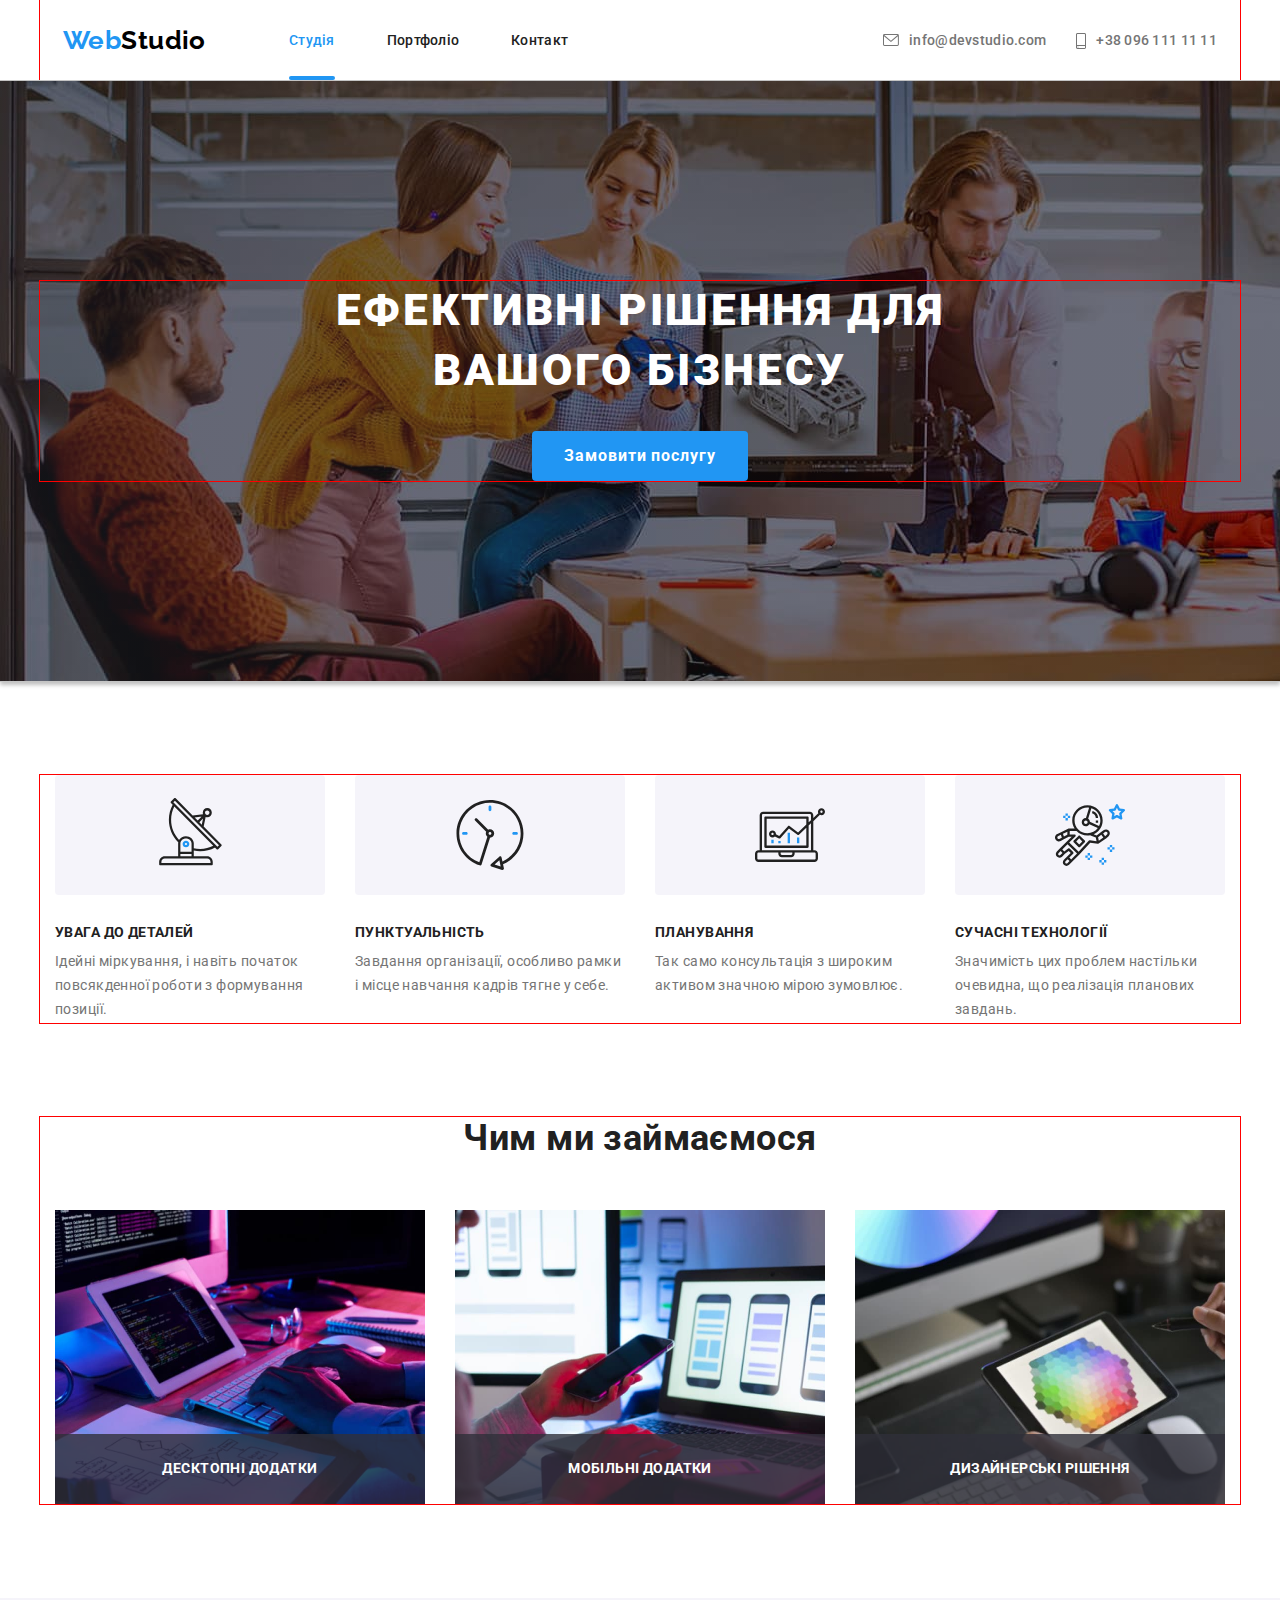
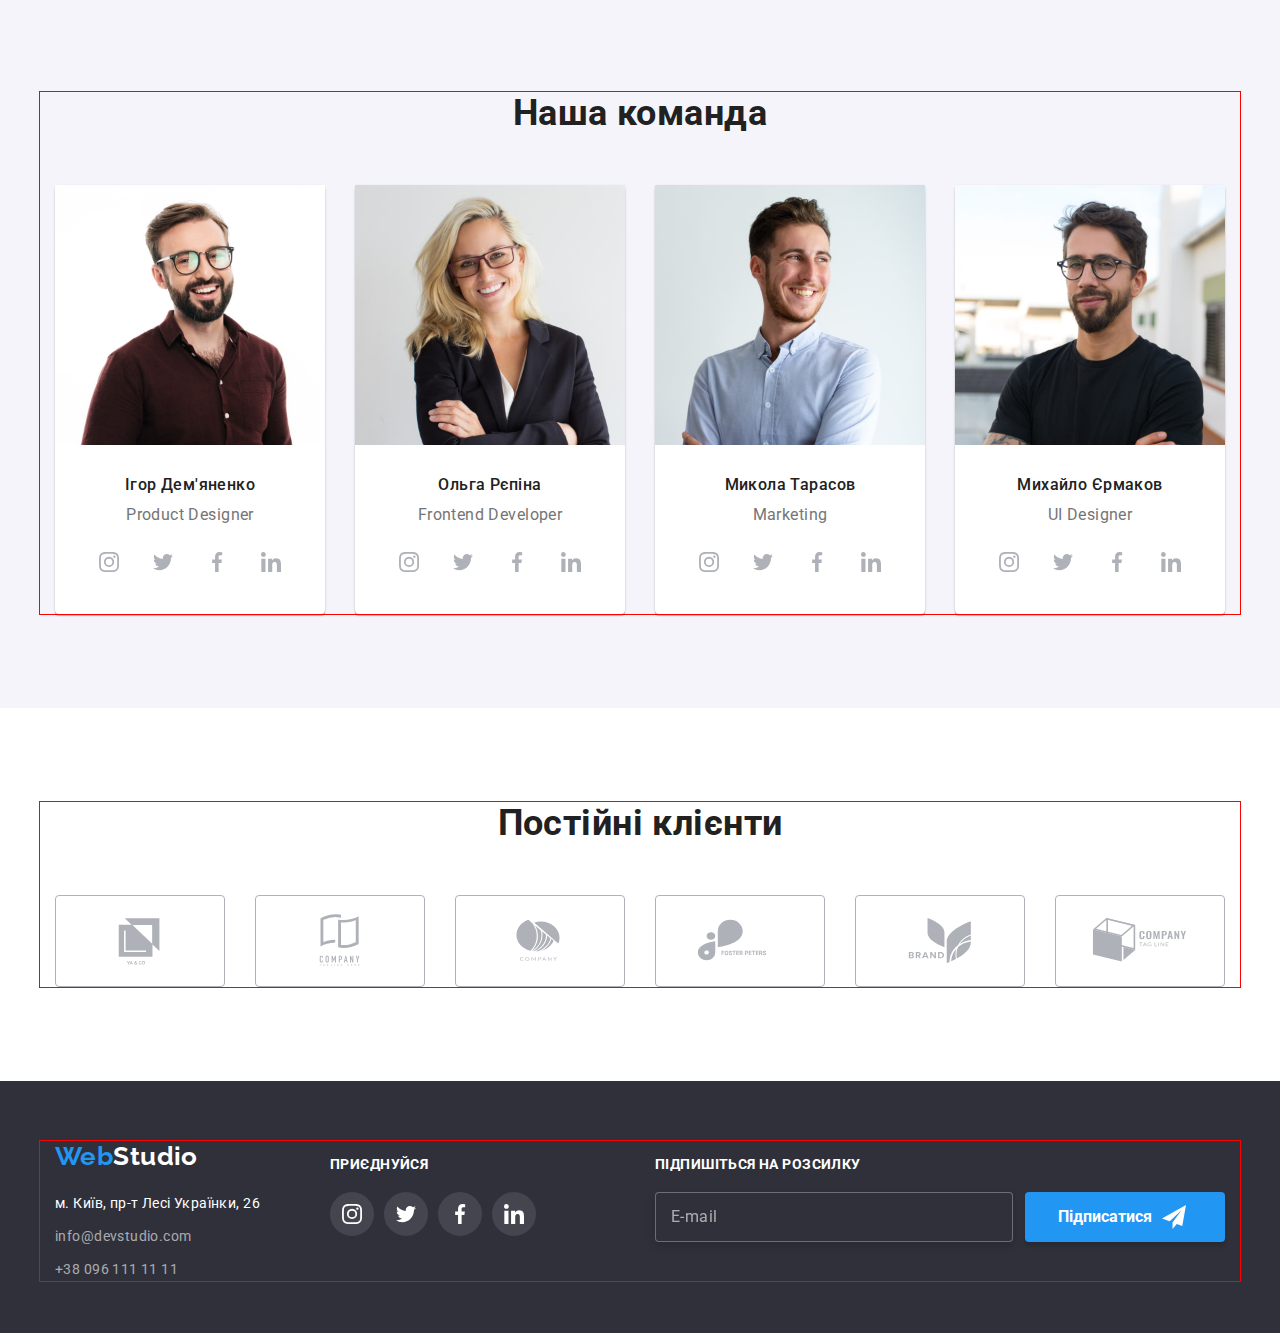
<file: index.html>
<!DOCTYPE html>
<html lang="en">
  <head>
    <meta charset="UTF-8">
    <meta http-equiv="X-UA-Compatible" content="IE=edge">
    <meta name="viewport" content="width=device-width, initial-scale=1.0">
    <link rel="preconnect" href="https://fonts.googleapis.com"> 
    <link rel="preconnect" href="https://fonts.gstatic.com" crossorigin> 
    <link href="https://fonts.googleapis.com/css2?family=Raleway:wght@700&family=Roboto:wght@400;500;700&display=swap" rel="stylesheet">
    <link rel="stylesheet" href="https://cdnjs.cloudflare.com/ajax/libs/modern-normalize/1.1.0/modern-normalize.min.css" integrity="sha512-wpPYUAdjBVSE4KJnH1VR1HeZfpl1ub8YT/NKx4PuQ5NmX2tKuGu6U/JRp5y+Y8XG2tV+wKQpNHVUX03MfMFn9Q==" crossorigin="anonymous" referrerpolicy="no-referrer" />
    <link rel="stylesheet" href="./css/main.min.css" />
    <title>Студія</title>
</head>
<body>
    <!--header-->  
    <header class="header">
      <div class="container header__wrap">
        <a class="logo" href="./index.html">Web<span class="logo__accent--header">Studio</span></a>
          <nav class="site-nav">    
            <ul class="nav">
            <li class="nav__item"><a href="./index.html" class="link curent under-link">Студія</a>
            </li>
            <li class="nav__item"><a href="./portfolio.html" class="link bottom">Портфоліо</a> 
            </li>
            <li class="nav__item"><a href="./contact.html" class="link bottom">Контакт</a>
            </li>
            </ul>
          </nav>
            <ul class="auth-nav">
              <li class="item__contact--mail">
                <a href="mailto:info@devstudio.com" class="contact link__mail">
                  <svg class="envelope">
                    <use class="env" href="./images/icons.svg#envelope" width="16px" height="12px"></use>
                  </svg>info@devstudio.com</a>
              </li>
              <li class="item__contact--tel">
                <a href="tel:+380961111111" class="contact link__tel">
                  <svg class="smartphone">
                    <use class="smartph" href="./images/icons.svg#smartphone" width="10px" height="16px"></use>
                  </svg>+38 096 111 11 11</a>
              </li>
            </ul>
      </div>
    </header>
    <!--main-->
    <main>
        <!--main content-->
      <section class="hero overlay">
        <div class="container hero__wrap">
          <h1 class="hero__title">Ефективні рішення для вашого бізнесу</h1>
        <!--main button-->
          <button data-modal-open type="button" class="big__button">
            Замовити послугу
          </button>
        </div>
      </section>
      <!--about-->
      <section class="about">
        <div class="container">
        <h2  class="hiden-title">Акценти у роботі</h2>
          <ul class="benefits">
            <li class="wrap text__wrap item__antena">
              <h3 class="title">УВАГА ДО ДЕТАЛЕЙ</h3>
              <p class="text">Ідейні міркування, і навіть початок повсякденної роботи з формування позиції.</p>
            </li>
            <li class="wrap text__wrap  item__clock">
              <h3 class="title">ПУНКТУАЛЬНІСТЬ</h3>
              <p class="text">Завдання організації, особливо рамки і місце навчання кадрів тягне у себе.</p>
            </li>
            <li class="wrap text__wrap  item__diagram">
              <h3 class="title">ПЛАНУВАННЯ</h3>
              <p class="text">Так само консультація з широким активом значною мірою зумовлює.</p>
            </li>
            <li class="wrap text__wrap  item__astronaut">
              <h3 class="title">СУЧАСНІ ТЕХНОЛОГІЇ</h3>
              <p class="text">Значимість цих проблем настільки очевидна, що реалізація планових завдань.</p>
            </li>
          </ul>
        </div> 
      </section>
      <!--activity-->
      <section class="activity"> 
        <div class="container">
          <h2 class="section__title title-title">Чим ми займаємося</h2>
            <ul class="activity__items">             
            <li class="activity__item">
              <div>
                <img src="./images/picture-1.jpg" 
                alt="image computer" width="370" height="294"/>
                <div class="activity__wrap">
                  <p class="activity-top-text">Десктопні додатки</p>
                </div>
              </div>
            </li>
            <li class="activity__item">
              <div>
                <img src="./images/picture-2.jpg" 
                alt="image computer" width="370" height="294"/>
                <div class="activity__wrap">
                  <p class="activity-top-text">Мобільні додатки</p>
                </div>
              </div>
            </li>
            <li class="activity__item">
              <div>
                <img src="./images/picture-3.jpg" 
                alt="image computer" width="370" height="294"/>
                <div class="activity__wrap">
                  <p class="activity-top-text">Дизайнерські рішення</p>
                </div>
              </div>
            </li>
            </ul>
        </div> 
      </section>
      <!--team-->
      <section class="team">
        <div class="container team-wrap">
          <h2 class="section__title title-title">Наша команда</h2>
          <!--specialists-->
          <ul class="team-cards"> 
              <!--card1-->
              <li class="card">
                <div class="card__box">                             
                    <img
                      class="card__image"
                      src="./images/photo-1.jpg"
                      alt="image specialist" width="270"
                      /> 
                  <div class="card__title"><h3 class="card__name">Ігор Дем'яненко</h3>   
                      <p class="card__description">Product Designer</p>
                  </div>
                  <div class="card__links soc">
                    <ul class=" soc__lists">
                      <li class="soc__list">
                        <a href="" class="soc__link">
                          <svg class="soc__item">
                            <use class="soc__item--inst" href="./images/icons.svg#inst" width="20px" height="20px"></use>
                          </svg>
                        </a>
                      </li>
                      <li class="soc__list">
                        <a href="" class="soc__link">
                          <svg class="soc__item">
                            <use class="soc__item--twit" href="./images/icons.svg#twit" width="20px" height="20px"></use>
                          </svg>
                        </a>
                      </li>
                      <li class="soc__list">
                          <a href="" class="soc__link">
                            <svg class="soc__item">
                              <use class="soc__item--faceb" href="./images/icons.svg#faceb" width="20px" height="20px"></use>
                            </svg>
                          </a>
                      </li>
                      <li class="soc__list">
                          <a href="" class="soc__link ">
                            <svg class="soc__item">
                              <use class="soc__item--linked" href="./images/icons.svg#linked" width="20px" height="20px"></use>
                            </svg>
                          </a>
                      </li>
                    </ul>
                  </div>
                </div>
              </li>
              <!--card2-->
              <li class="card">
                <div class="card__box">   
                    <img
                      class="card__image"
                      src="./images/photo-2.jpg"
                      alt="image specialist" width="270"
                      />
                    <div class="card__title"><h3 class="card__name">Ольга Рєпіна</h3>
                      <p class="card__description">Frontend Developer</p>
                    </div>
                    <div class="card__links soc">
                      <ul class=" soc__lists">
                        <li class="soc__list">
                          <a href="" class="soc__link">
                            <svg class="soc__item">
                              <use class="soc__item--inst" href="./images/icons.svg#inst" width="20px" height="20px"></use>
                            </svg>
                          </a>
                        </li>
                        <li class="soc__list">
                          <a href="" class="soc__link">
                            <svg class="soc__item">
                              <use class="soc__item--twit" href="./images/icons.svg#twit" width="20px" height="20px"></use>
                            </svg>
                          </a>
                        </li>
                        <li class="soc__list">
                            <a href="" class="soc__link">
                              <svg class="soc__item">
                                <use class="soc__item--faceb" href="./images/icons.svg#faceb" width="20px" height="20px"></use>
                              </svg>
                            </a>
                        </li>
                        <li class="soc__list">
                            <a href="" class="soc__link ">
                              <svg class="soc__item">
                                <use class="soc__item--linked" href="./images/icons.svg#linked" width="20px" height="20px"></use>
                              </svg>
                          </a>
                      </li>
                    </ul>
                    </div>
                </div>  
              </li>
              <!--card3-->
              <li class="card"> 
                <div class="card__box">   
                    <img
                      class="card__image"
                      src="./images/photo-3.jpg"
                      alt="image specialist" width="270"
                      />
                    <div class="card__title"><h3 class="card__name">Микола Тарасов</h3>
                      <p class="card__description">Marketing</p>
                    </div>
                    <div class="card__links soc">
                      <ul class=" soc__lists">
                        <li class="soc__list">
                          <a href="" class="soc__link">
                            <svg class="soc__item">
                              <use class="soc__item--inst" href="./images/icons.svg#inst" width="20px" height="20px"></use>
                            </svg>
                          </a>
                        </li>
                        <li class="soc__list">
                          <a href="" class="soc__link">
                            <svg class="soc__item">
                              <use class="soc__item--twit" href="./images/icons.svg#twit" width="20px" height="20px"></use>
                            </svg>
                          </a>
                        </li>
                        <li class="soc__list">
                            <a href="" class="soc__link">
                              <svg class="soc__item">
                                <use class="soc__item--faceb" href="./images/icons.svg#faceb" width="20px" height="20px"></use>
                              </svg>
                            </a>
                        </li>
                        <li class="soc__list">
                            <a href="" class="soc__link ">
                              <svg class="soc__item">
                                <use class="soc__item--linked" href="./images/icons.svg#linked" width="20px" height="20px"></use>
                              </svg>
                          </a>
                      </li>
                    </ul>
                    </div>
                </div>
              </li>
              <!--card4-->
              <li class="card">
                <div class="card__box">   
                    <img
                      class="card__image"
                      src="./images/photo-4.jpg"
                      alt="image specialist" width="270"
                      />
                    <div  class="card__title"><h3 class="card__name">Михайло Єрмаков</h3>
                      <p class="card__description">UI Designer</p>
                    </div>
                    <div class="card__links soc">
                      <ul class=" soc__lists">
                        <li class="soc__list">
                          <a href="" class="soc__link">
                            <svg class="soc__item">
                              <use class="soc__item--inst" href="./images/icons.svg#inst" width="20px" height="20px"></use>
                            </svg>
                          </a>
                        </li>
                        <li class="soc__list">
                          <a href="" class="soc__link">
                            <svg class="soc__item">
                              <use class="soc__item--twit" href="./images/icons.svg#twit" width="20px" height="20px"></use>
                            </svg>
                          </a>
                        </li>
                        <li class="soc__list">
                            <a href="" class="soc__link">
                              <svg class="soc__item">
                                <use class="soc__item--faceb" href="./images/icons.svg#faceb" width="20px" height="20px"></use>
                              </svg>
                            </a>
                        </li>
                        <li class="soc__list">
                            <a href="" class="soc__link ">
                              <svg class="soc__item">
                                <use class="soc__item--linked" href="./images/icons.svg#linked" width="20px" height="20px"></use>
                              </svg>
                          </a>
                      </li>
                    </ul>
                    </div>
                </div>
              </li>
          </ul> 
        </div>   
      </section>
          <!--clients-->
          <section class="clients">
            <div class="container">
              <h2 class="section__title title-title">Постійні клієнти</h2>
                <ul class="clients-list">
                  <li class="client">
                    <a href="" class="client__icon">
                      <svg class="client__icon--logo">
                      <use href="./images/icons.svg#logo-1" width="106px" height="60px"></use>
                    </svg>
                  </a>
                </li>
                <li class="client">
                  <a href="" class="client__icon">
                    <svg class="client__icon--logo">
                      <use href="./images/icons.svg#logo-2" width="106px" height="60px"></use>
                    </svg>
                    </a>
                </li>
                <li class="client">
                  <a href="" class="client__icon">
                    <svg class="client__icon--logo">  
                      <use href="./images/icons.svg#logo-3" width="106px" height="60px"></use>
                    </svg>
                    </a>
                </li>
                <li class="client">
                  <a href="" class="client__icon">
                    <svg class="client__icon--logo">
                      <use href="./images/icons.svg#logo-4" width="106px" height="60px"></use>
                    </svg>
                  </a>
                </li>
                <li class="client">
                  <a href="" class="client__icon">
                    <svg class="client__icon--logo">
                      <use href="./images/icons.svg#logo-5" width="106px" height="60px"></use>
                    </svg>
                  </a>
                </li>
                <li class="client">
                  <a href="" class="client__icon">
                    <svg class="client__icon--logo">
                      <use href="./images/icons.svg#logo-6" width="106px" height="60px"></use>
                    </svg>
                  </a>
                </li>
                </ul>
            </div>
          </section>
    </main>
    <!-- footer --> 
    <footer class="footer">
      <div class="container body-footer">
        <div class="footer-wrap">
        <a class="logo" href="./studio.html">Web<span class="accent-footer">Studio</span></a>
          <address class="address-wrap">
          <p class="address">м. Київ, пр-т Лесі Українки, 26</p>
          <ul class="contact-link">
            <li><a class="footer-contact" href="mailto:info@devstudio.com">info@devstudio.com</a></li>
            <li><a class="footer-contact" href="tel:+380961111111">+38 096 111 11 11</a></li>
          </ul>
        </address>
        </div>
        <div  class="footer-soc soc"><h3 class="title-soc">приєднуйся</h3>
          <ul class=" soc__lists">
            <li class="soc__list">
              <a href="" class="soc__link soc__link--footer">
                <svg class="soc__item">
                  <use class="soc__item--inst" href="./images/icons.svg#inst" width="20px" height="20px"></use>
                </svg>
              </a>
            </li>
            <li class="soc__list">
              <a href="" class="soc__link soc__link--footer">
                <svg class="soc__item">
                  <use class="soc__item--twit" href="./images/icons.svg#twit" width="20px" height="20px"></use>
                </svg>
              </a>
            </li>
            <li class="soc__list">
                <a href="" class="soc__link soc__link--footer">
                  <svg class="soc__item">
                    <use class="soc__item--faceb" href="./images/icons.svg#faceb" width="20px" height="20px"></use>
                  </svg>
                </a>
            </li>
            <li class="soc__list">
                <a href="" class="soc__link soc__link--footer">
                  <svg class="soc__item">
                    <use class="soc__item--linked" href="./images/icons.svg#linked" width="20px" height="20px"></use>
                  </svg>
                          </a>
            </li>
          </ul>
        </div>
        <div class="footer-link-wrap">
          <h3 class="title-soc">Підпишіться на розсилку</h3>
            <form class="footer-link" name="subscribe">
                <label class="footer-label">
                  <input type="email" class="footer-input" name="users-email" placeholder="E-mail" />
                </label>
                <button class="footer-button button-link" type="submit">
                  Підписатися 
                    <svg class="icon-send"> 
                      <use  class="icon-send-footer" href="./images/icons.svg#icon-send" width="24px" height="24px"></use>
                    </svg>
                  </button>
              </form>
        </div>
      </div>
    </footer> 
    <div data-modal class="backdrop is-hidden">
      <div class="modal">
        <button data-modal-close type="button" class="close">
          <svg class="close__round">
          <use class="close__item" href="./images/icons.svg#icon-close-modal" width="11px" height="11px"></use>
          </svg>
        </button>
        <p class="modal__title">Залиште свої дані, ми вам передзвонимо</p>
        <form class="modal__form">
          <label>
            Ім'я
            <input type="text" class="modal__input" name="user-name" placeholder=" " />
            <svg class="icon-user"> 
              <use href="./images/icons.svg#icon-user" width="18px" height="18px"></use>
            </svg>
          </label>
          <label>
            Телефон
            <input type="tel" class="modal__input" name="user-tel" placeholder=" " />
            <svg class="icon-phone"> 
              <use href="./images/icons.svg#icon-phone-modal" width="18px" height="18px"></use>
            </svg>
          </label>
          <label>
            Пошта
            <input type="email" class="modal__input" name="user-email" placeholder=" " />
            <svg class="icon-email"> 
              <use href="./images/icons.svg#icon-email-modal" width="18px" height="18px"></use>
            </svg>
          </label>
          <label class="comment-title" for="comment">
            Коментар
          </label>
            <textarea class="modal-comment modal__input" name="comment" id="comment" placeholder="Введіть текст" ></textarea>
            <label class="modal-send" for="mail-send">
            <span class="modal-check ">
            <input class="check-box" type="checkbox"  name="mail-send" id="mail-send" />
            <svg class="icon-check"> 
              <use href="./images/icons.svg#icon-check-mark" width="15px" height="14px"></use>
            </svg>
            <span class="text-check" >Погоджуюся з розсилкою та приймаю
              <a href="" class="send-link">
              Умови договору
              </a> 
            </span>
          </span>
          </label>
          <div class="modal-submit"> 
          <button class="button-modal" type="submit">Відправити</button>
        </div> 
        </form>
      </div>
      </div>
      <script src="./js/modal.js"></script>
</body>
</html>
</file>
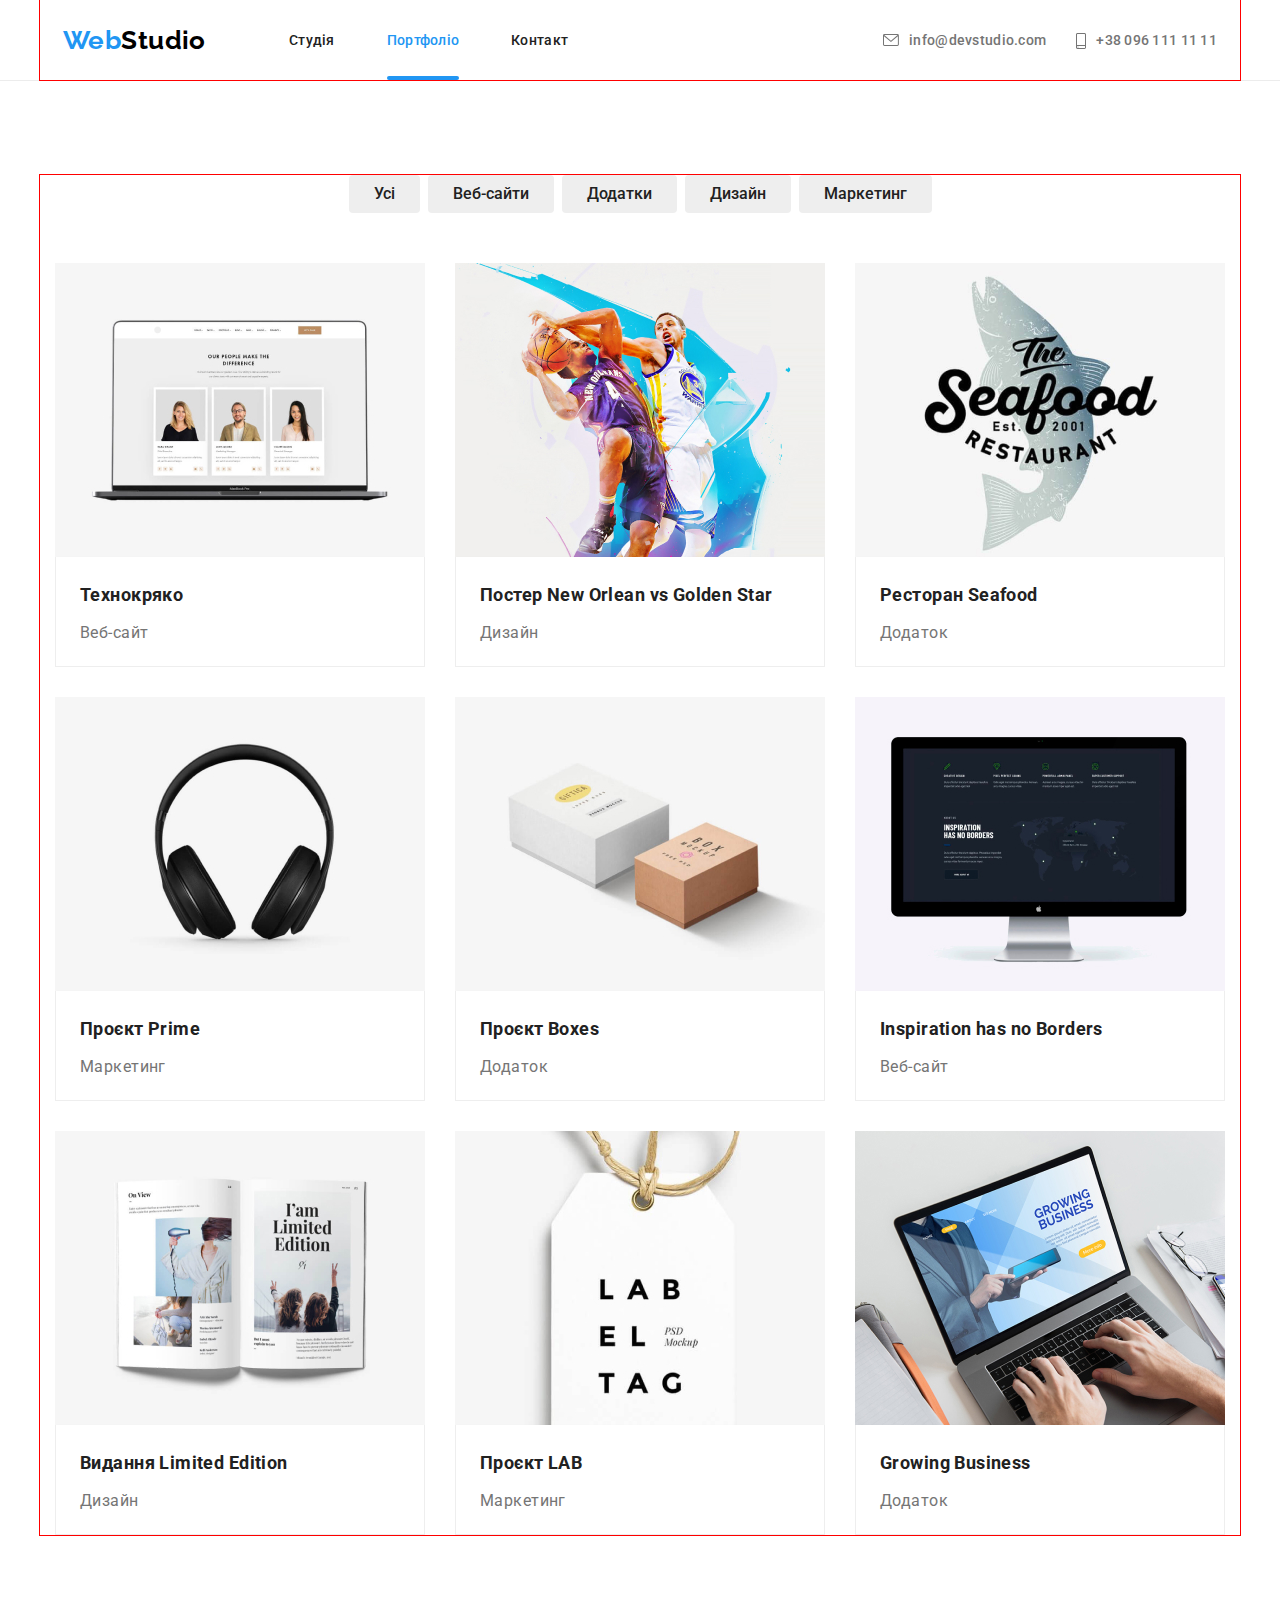
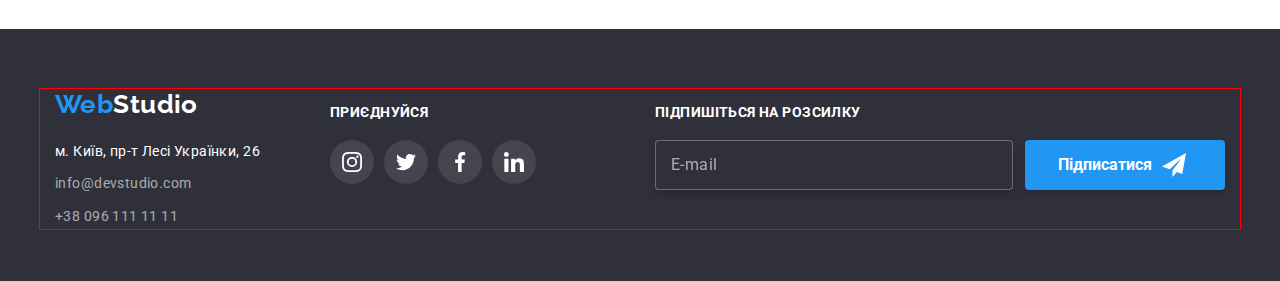
<file: portfolio.html>
<!DOCTYPE html>
<html lang="en">
<head>
    <meta charset="UTF-8">
    <meta http-equiv="X-UA-Compatible" content="IE=edge">
    <meta name="viewport" content="width=device-width, initial-scale=1.0">
    <link rel="preconnect" href="https://fonts.googleapis.com"> 
    <link rel="preconnect" href="https://fonts.gstatic.com" crossorigin> 
    <link href="https://fonts.googleapis.com/css2?family=Raleway:wght@700&family=Roboto:wght@400;500;700&display=swap" rel="stylesheet">
    <link rel="stylesheet" href="https://cdnjs.cloudflare.com/ajax/libs/modern-normalize/1.1.0/modern-normalize.min.css" integrity="sha512-wpPYUAdjBVSE4KJnH1VR1HeZfpl1ub8YT/NKx4PuQ5NmX2tKuGu6U/JRp5y+Y8XG2tV+wKQpNHVUX03MfMFn9Q==" crossorigin="anonymous" referrerpolicy="no-referrer" />
    <link rel="stylesheet" href="./css/main.min.css" />
    <title>Студія</title>
</head>
<body>
  <!--header-->  
  <header class="header">
    <div class="container header__wrap">
      <a class="logo" href="./index.html">Web<span class="logo__accent--header">Studio</span></a>
        <nav class="site-nav">    
          <ul class="nav">
          <li class="nav__item "><a href="./index.html" class="link bottom">Студія</a>
          </li>
          <li class="nav__item "><a href="./portfolio.html" class="link curent under-link">Портфоліо</a> 
          </li>
          <li class="nav__item "><a href="./contact.html" class="link bottom">Контакт</a>
          </li>
          </ul>
        </nav>
          <ul class="auth-nav">
            <li class="item__contact--mail">
              <a href="mailto:info@devstudio.com" class="contact link__mail">
                <svg class="envelope">
                  <use class="env" href="./images/icons.svg#envelope" width="16px" height="12px"></use>
                </svg>info@devstudio.com</a>
            </li>
            <li class="item__contact--tel">
              <a href="tel:+380961111111" class="contact link__tel">
                <svg class="smartphone">
                  <use class="smartph" href="./images/icons.svg#smartphone" width="10px" height="16px"></use>
                </svg>+38 096 111 11 11</a>
            </li>
          </ul>
    </div>
  </header>
  <!--main-->
  <main>
    <section class="portfolio">
      <!--main content-->
      <div class="container portfolio-nav">
      <h2  class="hiden-title">Всі наші роботи</h2>
      <!--buttons-->
      <ul class="buttons">
        <li class="button-nav"><button type="button" class="button primary-portfolio">Усі</button></li>
        <li class="button-nav"><button type="button" class="button primary-portfolio">Веб-сайти</button></li>
        <li class="button-nav"><button type="button" class="button primary-portfolio">Додатки</button></li>
        <li class="button-nav"><button type="button" class="button primary-portfolio">Дизайн</button></li>
        <li class="button-nav"><button type="button" class="button primary-portfolio">Маркетинг</button></li>
      </ul> 
  <!--projects-->
      <ul class="main-project">
          <li class="project">
              <a class="project__link" href="">
                <div class="project__wrap">
                  <img
                  class="project-image"
                  src="./images/project-1.jpg"
                  alt="image portfolio" width="370" height="294"/>
                  <p class="project-top-text">
                    Ресурс пропонує комплексні пропозиції з різним рівнем функціоналу та сервісів. Все це дозволить відвідувачу отримати вичерпні відомості про компанію чи приватну особу.
                  </p>
                </div>
                <div class="project-titles"><h3 class="project-name">Технокряко</h3>   
                  <p class="project-description">Веб-сайт</p>
                </div>
              </a>
          </li>
          <li class="project">
            <a class="project__link" href="">
              <div class="project__wrap">
                  <img
                  class="project-image"
                  src="./images/project-2.jpg"
                  alt="image portfolio" width="370" height="294"/>
                  <p class="project-top"></p>
                </div>
                <div class="project-titles"><h3 class="project-name">Постер New Orlean vs Golden Star</h3>
                  <p class="project-description">Дизайн</p>
                </div>
              </a>
          </li> 
          <li class="project">
            <a class="project__link" href="">
              <div class="project__wrap">
                  <img
                  class="project-image"
                  src="./images/project-3.jpg"
                  alt="image portfolio" width="370" height="294"/>
                  <p class="project-top"></p>
                </div>
                <div class="project-titles"><h3 class="project-name">Ресторан Seafood</h3>
                  <p class="project-description">Додаток</p>
                </div>
              </a>
          </li>
          <li class="project">
            <a class="project__link" href="">
              <div class="project__wrap">
                  <img
                  class="project-image"
                  src="./images/project-4.jpg"
                  alt="image portfolio" width="370" height="294"/>
                  <p class="project-top"></p>
                </div>
                <div class="project-titles"><h3 class="project-name">Проєкт Prime</h3>
                  <p class="project-description">Маркетинг</p>
                </div>
              </a>
          </li>
          <li class="project">
            <a class="project__link" href="">
              <div class="project__wrap">
                  <img
                  class="project-image"
                  src="./images/project-5.jpg"
                  alt="image portfolio" width="370" height="294"/>
                  <p class="project-top"></p>
                </div>
                <div class="project-titles"><h3 class="project-name">Проєкт Boxes</h3>   
                  <p class="project-description">Додаток</p>
                </div>
              </a> 
          </li>
          <li class="project">
            <a class="project__link" href="">
              <div class="project__wrap">
                  <img
                  class="project-image"
                  src="./images/project-6.jpg"
                  alt="image portfolio" width="370" height="294"/>
                  <p class="project-top"></p>
                </div>
                <div class="project-titles"><h3 class="project-name">Inspiration has no Borders</h3>
                  <p class="project-description">Веб-сайт</p>
                </div>
              </a>
          </li> 
          <li class="project">
            <a class="project__link" href="">
              <div class="project__wrap">
                  <img
                  class="project-image"
                  src="./images/project-7.jpg"
                  alt="image portfolio" width="370" height="294"/>
                  <p class="project-top"></p>
                </div>
                <div class="project-titles"><h3 class="project-name">Видання Limited Edition</h3>
                  <p class="project-description">Дизайн</p>
                </div>
              </a>
          </li>
          <li class="project">
            <a class="project__link" href="">
              <div class="project__wrap">
                <img
                class="project-image"
                src="./images/project-8.jpg"
                alt="image portfolio" width="370" height="294"/>
                <p class="project-top"></p>
              </div>
              <div class="project-titles"><h3 class="project-name">Проєкт LAB</h3>
                <p class="project-description">Маркетинг</p>
              </div>
            </a>
          </li>
          <li class="project">
            <a class="project__link" href="">
              <div class="project__wrap">
                <img
                class="project-image"
                src="./images/project-9.jpg"
                alt="image portfolio" width="370" height="294"/>
                <p class="project-top"></p>
              </div>
              <div class="project-titles"><h3 class="project-name">Growing Business</h3>
                <p class="project-description">Додаток</p>
              </div>
            </a>
          </li>
      </ul>
      </div>
    </section>   
  </main>
    <!-- footer --> 
    <footer class="footer">
      <div class="container body-footer">
        <div class="footer-wrap">
        <a class="logo" href="./studio.html">Web<span class="accent-footer">Studio</span></a>
          <address class="address-wrap">
          <p class="address">м. Київ, пр-т Лесі Українки, 26</p>
          <ul class="contact-link">
            <li><a class="footer-contact" href="mailto:info@devstudio.com">info@devstudio.com</a></li>
            <li><a class="footer-contact" href="tel:+380961111111">+38 096 111 11 11</a></li>
          </ul>
        </address>
        </div>
        <div  class="footer-soc soc"><h3 class="title-soc">приєднуйся</h3>
          <ul class=" soc__lists">
            <li class="soc__list">
              <a href="" class="soc__link soc__link--footer">
                <svg class="soc__item">
                  <use class="soc__item--inst" href="./images/icons.svg#inst" width="20px" height="20px"></use>
                </svg>
              </a>
            </li>
            <li class="soc__list">
              <a href="" class="soc__link soc__link--footer">
                <svg class="soc__item">
                  <use class="soc__item--twit" href="./images/icons.svg#twit" width="20px" height="20px"></use>
                </svg>
              </a>
            </li>
            <li class="soc__list">
                <a href="" class="soc__link soc__link--footer">
                  <svg class="soc__item">
                    <use class="soc__item--faceb" href="./images/icons.svg#faceb" width="20px" height="20px"></use>
                  </svg>
                </a>
            </li>
            <li class="soc__list">
                <a href="" class="soc__link soc__link--footer">
                  <svg class="soc__item">
                    <use class="soc__item--linked" href="./images/icons.svg#linked" width="20px" height="20px"></use>
                  </svg>
                          </a>
            </li>
          </ul>
        </div>
        <div class="footer-link-wrap">
          <h3 class="title-soc">Підпишіться на розсилку</h3>
            <form class="footer-link" name="subscribe">
                <label class="footer-label">
                  <input type="email" class="footer-input" name="users-email" placeholder="E-mail">
                </label>
                <button class="footer-button button-link" type="submit">
                  Підписатися 
                    <svg class="icon-send"> 
                      <use  class="icon-send-footer" href="./images/icons.svg#icon-send" width="24px" height="24px"></use>
                    </svg>
                  </button>
              </form>
        </div>
      </div>
    </footer> 
  </body>
  </html>
</file>
<file: css/main.min.css>
@import'https://cdnjs.cloudflare.com/ajax/libs/modern-normalize/1.1.0/modern-normalize.min.css" integrity="sha512-wpPYUAdjBVSE4KJnH1VR1HeZfpl1ub8YT/NKx4PuQ5NmX2tKuGu6U/JRp5y+Y8XG2tV+wKQpNHVUX03MfMFn9Q==" crossorigin="anonymous" referrerpolicy="no-referrer';@import'https://fonts.googleapis.com/css2?family=Raleway:wght@700&family=Roboto:wght@400;500;700;900&display=swap';p,h1,h2,h3,h4,h5,h6{margin:0}ul{margin:0;padding-left:0;list-style:none}li{margin:0;line-height:initial}address{font-style:normal}html{-webkit-box-sizing:border-box;box-sizing:border-box}*,*::before,*::after{-webkit-box-sizing:inherit;box-sizing:inherit}body{font-family:"Roboto",sans-serif;letter-spacing:.03em;color:var(--title-text-color);background-color:var(--primary-white-color);font-size:14px;line-height:1.1}address{font-style:normal;color:var(--primary-white-color)}footer{font-family:"Roboto",sans}button{cursor:pointer}img{display:block}.section__title{font-weight:700;font-size:36px;line-height:1.2;text-align:center}.title-title{margin-bottom:50px}.soc{display:block}.soc__lists{display:-webkit-box;display:-ms-flexbox;display:flex;-webkit-box-align:center;-ms-flex-align:center;align-items:center;-webkit-box-pack:center;-ms-flex-pack:center;justify-content:center;gap:10px}.soc__list{display:-webkit-box;display:-ms-flexbox;display:flex;-webkit-box-pack:center;-ms-flex-pack:center;justify-content:center;-webkit-box-align:center;-ms-flex-align:center;align-items:center;height:100%;width:100%}.soc__item{height:20px;width:20px}.soc__link{display:-webkit-box;display:-ms-flexbox;display:flex;-webkit-box-pack:center;-ms-flex-pack:center;justify-content:center;-webkit-box-align:center;-ms-flex-align:center;align-items:center;height:44px;width:44px;background-color:var(--primary-white-color);border-radius:50%;fill:#afb1b8;-webkit-transition:fill 250ms cubic-bezier(0.4, 0, 0.2, 1);transition:fill 250ms cubic-bezier(0.4, 0, 0.2, 1);-webkit-transition:background-color 250ms cubic-bezier(0.4, 0, 0.2, 1);transition:background-color 250ms cubic-bezier(0.4, 0, 0.2, 1)}.soc__link:hover,.soc__link:focus{background-color:var(--accent-color);fill:var(--primary-white-color)}.soc__link--footer{background-color:rgba(255,255,255,.1);fill:var(--primary-white-color)}.header{border-bottom:1px solid var(--accent-line-color)}.header__wrap{display:-webkit-box;display:-ms-flexbox;display:flex;-webkit-box-align:center;-ms-flex-align:center;align-items:center;-webkit-box-pack:center;-ms-flex-pack:center;justify-content:center;height:80px;padding-top:25px;padding-bottom:24px}.logo__accent--header{color:var(--logo-color)}.site-nav{margin-left:91px}.nav__item{display:-webkit-box;display:-ms-flexbox;display:flex}.link:not(:last-child){color:var(--title-text-color);margin-right:50px;margin-bottom:0;-webkit-transition:color 250ms cubic-bezier(0.4, 0, 0.2, 1);transition:color 250ms cubic-bezier(0.4, 0, 0.2, 1)}.link:hover,.link:focus{color:var(--accent-color)}.link{text-decoration:none;font-weight:500;font-size:14px;line-height:1.1;letter-spacing:.02em;color:var(--title-text-color);-webkit-transition:color 250ms cubic-bezier(0.4, 0, 0.2, 1);transition:color 250ms cubic-bezier(0.4, 0, 0.2, 1)}.bottom{display:block;content:" ";margin-bottom:32px}.under-link:after{display:block;content:" ";height:4px;width:100%;border-radius:4px;border:var(--accent-color);background-color:var(--accent-color);background-repeat:no-repeat;background-size:auto;margin-top:28px}.curent{color:var(--accent-color)}.link-bottom{width:100%;height:100%;border-radius:4px}.nav{display:-webkit-box;display:-ms-flexbox;display:flex;-webkit-box-pack:center;-ms-flex-pack:center;justify-content:center;-webkit-box-align:center;-ms-flex-align:center;align-items:center;padding-top:32px;gap:52px}.contact{font-weight:500;font-size:14px;line-height:1.14;color:var(--primary-text-color);text-decoration:none;letter-spacing:.02em;-webkit-transition:color 250ms cubic-bezier(0.4, 0, 0.2, 1);transition:color 250ms cubic-bezier(0.4, 0, 0.2, 1)}.contact:hover,.contact:focus{color:var(--accent-color)}.auth-nav,.item__contact{display:-webkit-box;display:-ms-flexbox;display:flex}.envelope{fill:var(--primary-text-color);width:16px;height:12px;margin-right:10px;-webkit-transition:fill 250ms cubic-bezier(0.4, 0, 0.2, 1);transition:fill 250ms cubic-bezier(0.4, 0, 0.2, 1)}.smartphone{fill:var(--primary-text-color);width:10px;height:16px;margin-right:10px;-webkit-transition:fill 250ms cubic-bezier(0.4, 0, 0.2, 1);transition:fill 250ms cubic-bezier(0.4, 0, 0.2, 1)}.link__mail{display:-webkit-box;display:-ms-flexbox;display:flex;-webkit-box-align:center;-ms-flex-align:center;align-items:center;margin-left:315px;margin-right:30px;-webkit-transition:color 250ms cubic-bezier(0.4, 0, 0.2, 1);transition:color 250ms cubic-bezier(0.4, 0, 0.2, 1)}.link__mail:hover .envelope,.link__mail:focus .envelope{fill:var(--accent-color)}.link__tel{display:-webkit-box;display:-ms-flexbox;display:flex;-webkit-box-align:center;-ms-flex-align:center;align-items:center;-webkit-transition:color 250ms cubic-bezier(0.4, 0, 0.2, 1);transition:color 250ms cubic-bezier(0.4, 0, 0.2, 1)}.link__tel:hover .smartphone,.link__tel:focus .smartphone{fill:var(--accent-color)}.hero{padding-top:200px;padding-bottom:200px;background-color:var(--background-color)}.hero__wrap{display:block;margin:0 auto}.hero__title{display:block;width:696px;margin:0px auto 30px auto;font-weight:900;font-size:44px;line-height:1.36;text-align:center;letter-spacing:.06em;text-transform:uppercase;color:var(--primary-white-color)}.overlay{max-width:1600px;height:600px;margin:0 auto;outline:1px solid #c4c4c4;background-image:-webkit-gradient(linear, right top, left top, from(rgba(0, 0, 0, 0.2)), to(rgba(47, 48, 58, 0.4))),url(../images/header.jpg);background-image:linear-gradient(to left, rgba(0, 0, 0, 0.2), rgba(47, 48, 58, 0.4)),url(../images/header.jpg);-webkit-box-shadow:0px 4px 4px rgba(0,0,0,.25);box-shadow:0px 4px 4px rgba(0,0,0,.25)}.about{padding-top:94px}.benefits{display:-webkit-box;display:-ms-flexbox;display:flex;-ms-flex-wrap:wrap;flex-wrap:wrap;height:248px}.wrap{margin-right:30px;-webkit-box-align:center;-ms-flex-align:center;align-items:center}.wrap:nth-child(4n){margin-right:0}.text__wrap{width:270px}.text__wrap:nth-child(-n+4){margin-bottom:0;margin-top:0}.text__wrap::before{display:block;content:" ";height:120px;border-radius:4px;background-color:#f5f4fa;margin-bottom:30px;background-position:center;background-repeat:no-repeat;background-size:auto}.title{margin-bottom:10px;font-weight:700;font-size:14px;line-height:1.1;text-transform:uppercase;color:var(--title-text-color)}.text{font-size:14px;line-height:1.7;color:var(--primary-text-color)}.item__antena::before{background-image:url(../images/antenna.svg)}.item__antena::before{background-size:70px}.item__clock::before{background-image:url(../images/clock.svg)}.item__clock::before{background-size:70px}.item__diagram::before{background-image:url(../images/diagram.svg)}.item__diagram::before{background-size:70px}.item__astronaut::before{background-image:url(../images/astronaut.svg)}.item__astronaut::before{background-size:70px}.activity{padding-top:94px;padding-bottom:94px}.activity__items{display:-webkit-box;display:-ms-flexbox;display:flex;-ms-flex-wrap:wrap;flex-wrap:wrap}.activity__item{width:370px}.activity__item:not(:nth-child(3n)){margin-right:30px}.activity__item{width:calc((100% - 60px)/3)}.activity__wrap{position:relative;height:100%;top:-70px;left:0;overflow:visible}.activity-top-text{position:absolute;top:100%;left:0;font-family:"Roboto";font-style:normal;font-weight:700;font-size:14px;line-height:1.14;text-align:center;text-transform:uppercase;width:370px;height:70px;background:rgba(47,48,58,.8);color:var(--primary-white-color);padding-top:27px;padding-left:auto;padding-right:auto}.team{padding-top:94px;padding-bottom:94px;background-color:#f5f4fa;background-position:center}.team{margin:0 auto}.team-cards{display:-webkit-box;display:-ms-flexbox;display:flex;-ms-flex-wrap:wrap;flex-wrap:wrap;gap:30px}.card{width:270px}.card__box{display:block}.card__name{padding-top:30px;margin-right:auto;margin-left:auto;font-weight:500;font-size:16px;line-height:1.2;color:var(--title-text-color);text-align:center}.card__title{display:block}.card__description{padding-top:10px;margin-right:auto;margin-left:auto;font-size:16px;line-height:1.2;color:var(--primary-text-color);text-align:center}.card__box{display:block;border-radius:4px;background-color:var(--primary-white-color);-webkit-box-shadow:0px 2px 1px 0px rgba(0,0,0,.2),0px 1px 1px 0px rgba(0,0,0,.14),0px 1px 3px 0px rgba(0,0,0,.12);box-shadow:0px 2px 1px 0px rgba(0,0,0,.2),0px 1px 1px 0px rgba(0,0,0,.14),0px 1px 3px 0px rgba(0,0,0,.12)}.card:nth-child(4n){margin-right:0}.card:nth-child(-n+4){margin-bottom:0}.card__box:hover{-webkit-box-shadow:0px 1px 1px 0px rgba(0,0,0,.14);box-shadow:0px 1px 1px 0px rgba(0,0,0,.14)}.card__link{background-color:var(--primary-white-color)}.card__links{padding:16px 32px 30px}.clients{padding-top:94px;padding-bottom:94px}.clients-list{display:-webkit-box;display:-ms-flexbox;display:flex;width:170px;height:92px;gap:30px}.client{width:170px;height:92px;-webkit-transition:color 250ms cubic-bezier(0.4, 0, 0.2, 1);transition:color 250ms cubic-bezier(0.4, 0, 0.2, 1)}.client__icon{width:170px;height:92px;border:1px solid #afb1b8;border-radius:4px;display:-webkit-box;display:-ms-flexbox;display:flex;-webkit-box-align:center;-ms-flex-align:center;align-items:center;-webkit-box-pack:center;-ms-flex-pack:center;justify-content:center;-webkit-transition:color 250ms cubic-bezier(0.4, 0, 0.2, 1);transition:color 250ms cubic-bezier(0.4, 0, 0.2, 1)}.client__icon:hover,.client__icon:focus{border-color:var(--accent-color)}.client__icon:hover .client__icon--logo,.client__icon:focus .client__icon--logo{fill:var(--accent-color)}.client__icon--logo{fill:#afb1b8;height:60px;width:106px;-webkit-transition:fill 250ms cubic-bezier(0.4, 0, 0.2, 1);transition:fill 250ms cubic-bezier(0.4, 0, 0.2, 1)}.client__icon--logo:hover,.client__icon--logo:focus{fill:var(--accent-color)}.footer{background-color:var(--background-color);padding-bottom:60px;padding-top:60px;height:252px;margin:0 auto}.body-footer{display:-webkit-box;display:-ms-flexbox;display:flex}.logo-footer{text-decoration:none;font-weight:700;font-size:26px;line-height:1.2;color:var(--accent-color)}.accent-footer{color:var(--primary-white-color)}.address{margin-top:20px;font-family:inherit;text-decoration:none;font-size:14px;line-height:1.7;color:var(--primary-white-color)}.address-wrap{margin-left:0}.contact-link{display:block;margin-top:9px}.footer-contact{display:block;margin-top:9px;font-size:14px;line-height:1.7;color:var(--accent-text-color);text-decoration:none;-webkit-transition:color 250ms cubic-bezier(0.4, 0, 0.2, 1);transition:color 250ms cubic-bezier(0.4, 0, 0.2, 1)}.footer-tel{display:block;margin-top:9px}.footer-contact:hover,.footer-contact:focus{color:var(--accent-text-color);text-decoration:none}.footer-soc{display:block;margin-left:70px;gap:10px}.title-soc{padding-top:15px;color:var(--primary-white-color);font-family:"Roboto";font-style:normal;font-weight:700;font-size:14px;line-height:16px;letter-spacing:.03em;text-transform:uppercase;margin-bottom:20px}.footer-link-wrap{margin-left:auto}.footer-link{display:-webkit-box;display:-ms-flexbox;display:flex;gap:12px;-ms-flex-wrap:wrap;flex-wrap:wrap}.footer-label{display:block;width:358px;margin-bottom:0;outline:none;-webkit-transition:fill 250ms cubic-bezier(0.4, 0, 0.2, 1);transition:fill 250ms cubic-bezier(0.4, 0, 0.2, 1)}.footer-button{display:-webkit-box;display:-ms-flexbox;display:flex;-webkit-box-align:center;-ms-flex-align:center;align-items:center;-webkit-box-pack:center;-ms-flex-pack:center;justify-content:center;text-decoration:none;padding-left:28px;height:50px;width:200px;background:var(--accent-color);-webkit-box-shadow:0px 4px 4px rgba(0,0,0,.15);box-shadow:0px 4px 4px rgba(0,0,0,.15);border-radius:4px;border:0;font-weight:700;font-size:16px;line-height:1.87;color:var(--primary-white-color);-webkit-transition:fill 250ms cubic-bezier(0.4, 0, 0.2, 1);transition:fill 250ms cubic-bezier(0.4, 0, 0.2, 1)}.footer-button:hover .icon-send,.footer-button:focus .icon-send{fill:var(--accent-color);background-color:var(--primary-white-color)}.footer-button:hover,.footer-button:focus{background-color:var(--primary-white-color);color:var(--accent-color)}.icon-send{fill:var(--primary-white-color);width:24px;height:24px;margin:13px 28px 13px 10px;-webkit-transition:fill 250ms cubic-bezier(0.4, 0, 0.2, 1);transition:fill 250ms cubic-bezier(0.4, 0, 0.2, 1)}.button-link{text-decoration:none}.icon-send-footer{display:block;width:100%;height:100%}.footer-input{width:100%;height:50px;border:1px solid rgba(255,255,255,.3);-webkit-filter:drop-shadow(0px 4px 4px rgba(0, 0, 0, 0.15));filter:drop-shadow(0px 4px 4px rgba(0, 0, 0, 0.15));border-radius:4px;font-size:16px;line-height:1.25;letter-spacing:.03em;outline:none;color:rgba(255,255,255,.6);background-color:var(--background-color);text-align:start;padding:16px 15px}.footer-input::-webkit-input-placeholder{font-size:16px;line-height:1.25;color:rgba(255,255,255,.6)}.footer-input::-moz-placeholder{font-size:16px;line-height:1.25;color:rgba(255,255,255,.6)}.footer-input:-ms-input-placeholder{font-size:16px;line-height:1.25;color:rgba(255,255,255,.6)}.footer-input::-ms-input-placeholder{font-size:16px;line-height:1.25;color:rgba(255,255,255,.6)}.footer-input::placeholder{font-size:16px;line-height:1.25;color:rgba(255,255,255,.6)}.portfolio{padding-top:94px;padding-bottom:94px}.portfolio-nav{margin:0 auto}.buttons{display:-webkit-box;display:-ms-flexbox;display:flex;-webkit-box-align:center;-ms-flex-align:center;align-items:center;-webkit-box-pack:center;-ms-flex-pack:center;justify-content:center;margin-bottom:50px}.button-nav:not(:last-child){margin-right:8px}.primary-portfolio{color:var(--title-text-color);background-color:var(--button-color);padding:6px 22px;-webkit-transition:background-color 250ms cubic-bezier(0.4, 0, 0.2, 1),shadow 250ms cubic-bezier(0.4, 0, 0.2, 1);transition:background-color 250ms cubic-bezier(0.4, 0, 0.2, 1),shadow 250ms cubic-bezier(0.4, 0, 0.2, 1)}.primary-portfolio:hover,.primary-portfolio:focus{color:var(--primary-white-color);background-color:var(--accent-color);-webkit-box-shadow:0px 4px 4px rgba(0,0,0,.25);box-shadow:0px 4px 4px rgba(0,0,0,.25)}.main-project{display:-webkit-box;display:-ms-flexbox;display:flex;-ms-flex-wrap:wrap;flex-wrap:wrap;-webkit-box-align:center;-ms-flex-align:center;align-items:center;-webkit-box-pack:center;-ms-flex-pack:center;justify-content:center;gap:30px}.project{width:calc((100% - 60px)/3)}.project__link{display:block;text-decoration:none;width:100%;-webkit-transition:shadow 250ms cubic-bezier(0.4, 0, 0.2, 1);transition:shadow 250ms cubic-bezier(0.4, 0, 0.2, 1)}.project__link:hover,.project__link:focus{-webkit-box-shadow:1px 4px 6px 0px rgba(0,0,0,.16),0px 4px 4px rgba(0,0,0,.06);box-shadow:1px 4px 6px 0px rgba(0,0,0,.16),0px 4px 4px rgba(0,0,0,.06)}.project__link:hover .project-top-text,.project__link:focus .project-top-text{-webkit-box-shadow:0px 4px 4px rgba(0,0,0,.25);box-shadow:0px 4px 4px rgba(0,0,0,.25);-webkit-transition:-webkit-box-shadow 250ms cubic-bezier(0.4, 0, 0.2, 1),-webkit-transform 250ms cubic-bezier(0.4, 0, 0.2, 1);transition:-webkit-box-shadow 250ms cubic-bezier(0.4, 0, 0.2, 1),-webkit-transform 250ms cubic-bezier(0.4, 0, 0.2, 1);transition:box-shadow 250ms cubic-bezier(0.4, 0, 0.2, 1),transform 250ms cubic-bezier(0.4, 0, 0.2, 1);transition:box-shadow 250ms cubic-bezier(0.4, 0, 0.2, 1),transform 250ms cubic-bezier(0.4, 0, 0.2, 1),-webkit-box-shadow 250ms cubic-bezier(0.4, 0, 0.2, 1),-webkit-transform 250ms cubic-bezier(0.4, 0, 0.2, 1);-webkit-transform:translateY(0);transform:translateY(0)}.project__link:hover .project-top,.project__link:focus .project-top{-webkit-box-shadow:0px 4px 4px 0px rgba(0,0,0,.25);box-shadow:0px 4px 4px 0px rgba(0,0,0,.25);-webkit-transition:shadow 250ms cubic-bezier(0.4, 0, 0.2, 1),-webkit-transform 250ms cubic-bezier(0.4, 0, 0.2, 1);transition:shadow 250ms cubic-bezier(0.4, 0, 0.2, 1),-webkit-transform 250ms cubic-bezier(0.4, 0, 0.2, 1);transition:shadow 250ms cubic-bezier(0.4, 0, 0.2, 1),transform 250ms cubic-bezier(0.4, 0, 0.2, 1);transition:shadow 250ms cubic-bezier(0.4, 0, 0.2, 1),transform 250ms cubic-bezier(0.4, 0, 0.2, 1),-webkit-transform 250ms cubic-bezier(0.4, 0, 0.2, 1);-webkit-transform:translateY(0);transform:translateY(0)}.project__wrap{position:relative;height:100%;width:100%;overflow:hidden;display:block}.project-top{position:absolute;top:0;left:0;width:100%;height:100%;background-color:rgba(33,150,243,.9);-webkit-transform:translateY(100%);transform:translateY(100%);-webkit-transition:shadow 250ms cubic-bezier(0.4, 0, 0.2, 1);transition:shadow 250ms cubic-bezier(0.4, 0, 0.2, 1);margin-bottom:0;-webkit-box-shadow:0px 4px 4px rgba(0,0,0,.25);box-shadow:0px 4px 4px rgba(0,0,0,.25)}.project-top-text{position:absolute;top:0;left:0;width:100%;height:100%;background-color:rgba(33,150,243,.9);-webkit-transform:translateY(100%);transform:translateY(100%);-webkit-transition:shadow 250ms cubic-bezier(0.4, 0, 0.2, 1);transition:shadow 250ms cubic-bezier(0.4, 0, 0.2, 1);margin-bottom:0;-webkit-box-shadow:0px 4px 4px rgba(0,0,0,.25);box-shadow:0px 4px 4px rgba(0,0,0,.25);font-family:"Roboto";font-style:normal;font-weight:400;font-size:18px;line-height:1.56;color:var(--primary-white-color);padding:63px 24px}.project-titles{height:110px;padding:20px 24px;border:1px solid var(--button-color);border-top:none}.project-name{font-weight:700;font-size:18px;line-height:2;color:var(--title-text-color);margin-bottom:4px}.project-description{font-size:16px;line-height:2;color:var(--primary-text-color)}.container{max-width:1200px;padding-left:15px;padding-right:15px;margin:0 auto;outline:.5px solid red}.hiden-title{visibility:hidden;opacity:0;height:0}:root{--primary-text-color: #757575;--title-text-color: #212121;--accent-color: #2196f3;--primary-white-color: #ffffff;--logo-color: #000000;--background-color: #2f303a;--button-color: #eeeeee;--accent-text-color: #ffffff99;--accent-line-color: #ECECEC}.logo{display:block;width:135px;height:31px;font-family:"Raleway";font-style:normal;font-weight:700;font-size:26px;line-height:1.2;text-decoration:none;color:var(--accent-color)}.big__button{display:block;margin:0 auto;font-family:inherit;font-weight:700;font-size:16px;line-height:1.88;letter-spacing:.06em;color:var(--primary-white-color);background-color:var(--accent-color);cursor:pointer;border-radius:4px;border:0;padding:10px 32px;-webkit-transition:color 250ms cubic-bezier(0.4, 0, 0.2, 1);transition:color 250ms cubic-bezier(0.4, 0, 0.2, 1)}.big__button:hover,.big__button:focus{color:var(--accent-color);background-color:var(--primary-white-color)}.button{font-weight:500;font-size:16px;line-height:1.6;padding:6px 25px;border-radius:4px;border:none}.backdrop{width:100%;height:100%;position:fixed;top:0;background-color:rgba(0,0,0,.25);-webkit-transition:opacity 250ms cubic-bezier(0.4, 0, 0.2, 1),visibility 250ms cubic-bezier(0.4, 0, 0.2, 1);transition:opacity 250ms cubic-bezier(0.4, 0, 0.2, 1),visibility 250ms cubic-bezier(0.4, 0, 0.2, 1)}.backdrop.is-hidden .modal{-webkit-transform:translate(-50%, -50%) scaleY(0) rotate(-180deg);transform:translate(-50%, -50%) scaleY(0) rotate(-180deg);-webkit-transition:-webkit-transform 250ms cubic-bezier(0.4, 0, 0.2, 1);transition:-webkit-transform 250ms cubic-bezier(0.4, 0, 0.2, 1);transition:transform 250ms cubic-bezier(0.4, 0, 0.2, 1);transition:transform 250ms cubic-bezier(0.4, 0, 0.2, 1), -webkit-transform 250ms cubic-bezier(0.4, 0, 0.2, 1)}.is-hidden{opacity:0;pointer-events:none;visibility:hidden}.modal{width:528px;min-height:581px;background:var(--primary-white-color);border-radius:4px;padding:40px;position:relative;top:50%;left:50%;border:1px solid rgba(0,0,0,.2);-webkit-transform:translate(-50%, -50%) scaleY(1) rotate(0);transform:translate(-50%, -50%) scaleY(1) rotate(0);-webkit-transition:-webkit-transform 250ms cubic-bezier(0.4, 0, 0.2, 1);transition:-webkit-transform 250ms cubic-bezier(0.4, 0, 0.2, 1);transition:transform 250ms cubic-bezier(0.4, 0, 0.2, 1);transition:transform 250ms cubic-bezier(0.4, 0, 0.2, 1), -webkit-transform 250ms cubic-bezier(0.4, 0, 0.2, 1)}.modal__title{font-weight:700;font-size:20px;line-height:1.15;text-align:center;margin-bottom:12px}.modal__input{overflow:hidden;width:100%;height:40px;border:1px solid rgba(33,33,33,.2);border-radius:4px;margin-top:4px;font-size:12px;line-height:1.17;letter-spacing:.01em;color:var(--primary-text-color);padding:10px 10px 10px 42px;outline:none;-webkit-transition:background-color 250ms cubic-bezier(0.4, 0, 0.2, 1);transition:background-color 250ms cubic-bezier(0.4, 0, 0.2, 1)}.modal__input::-webkit-input-placeholder{height:96px;width:100%;font-size:12px;line-height:1.17;letter-spacing:.01em;color:rgba(117,117,117,.5);padding:16px 12px}.modal__input::-moz-placeholder{height:96px;width:100%;font-size:12px;line-height:1.17;letter-spacing:.01em;color:rgba(117,117,117,.5);padding:16px 12px}.modal__input:-ms-input-placeholder{height:96px;width:100%;font-size:12px;line-height:1.17;letter-spacing:.01em;color:rgba(117,117,117,.5);padding:16px 12px}.modal__input::-ms-input-placeholder{height:96px;width:100%;font-size:12px;line-height:1.17;letter-spacing:.01em;color:rgba(117,117,117,.5);padding:16px 12px}.modal__input::placeholder{height:96px;width:100%;font-size:12px;line-height:1.17;letter-spacing:.01em;color:rgba(117,117,117,.5);padding:16px 12px}.modal__input:focus{border:1px solid var(--accent-color)}.modal__input:focus+svg{fill:var(--accent-color)}.close{height:30px;width:30px;border-radius:50%;background-repeat:no-repeat;border-color:rgba(0,0,0,.1);fill:#000;background-color:var(--primary-white-color);position:absolute;top:8px;right:8px;-webkit-transition:fill 250ms cubic-bezier(0.4, 0, 0.2, 1);transition:fill 250ms cubic-bezier(0.4, 0, 0.2, 1);-webkit-transition:background-color 250ms cubic-bezier(0.4, 0, 0.2, 1);transition:background-color 250ms cubic-bezier(0.4, 0, 0.2, 1)}.close:hover,.close:focus{fill:var(--accent-color);background-color:var(--primary-white-color)}.close__round{width:11px;height:11px;display:-webkit-box;display:-ms-flexbox;display:flex;-webkit-box-align:center;-ms-flex-align:center;align-items:center;-webkit-box-pack:center;-ms-flex-pack:center;justify-content:center;margin:0 auto}.close__item{width:100%;height:100%}textarea{resize:none}.icon-check{width:100%;height:100%}label{display:-webkit-box;display:-ms-flexbox;display:flex;-webkit-box-orient:vertical;-webkit-box-direction:normal;-ms-flex-direction:column;flex-direction:column;margin-bottom:10px;font-size:12px;line-height:1.17;letter-spacing:.01em;color:var(--primary-text-color)}.comment-title{margin-bottom:0}.modal-comment{resize:none;height:120px;padding-left:16px}.modal-comment::-webkit-input-placeholder{padding-left:0;padding-top:0}.modal-comment::-moz-placeholder{padding-left:0;padding-top:0}.modal-comment:-ms-input-placeholder{padding-left:0;padding-top:0}.modal-comment::-ms-input-placeholder{padding-left:0;padding-top:0}.modal-comment::placeholder{padding-left:0;padding-top:0}input,textarea{overflow:hidden;font-family:inherit;font-size:inherit}.button-modal{display:-webkit-box;display:-ms-flexbox;display:flex;-webkit-box-align:end;-ms-flex-align:end;align-items:flex-end;-webkit-box-pack:center;-ms-flex-pack:center;justify-content:center;width:200px;height:50px;padding:10px 52px;border:none;border-radius:4px;background:var(--accent-color);-webkit-box-shadow:0px 1px 3px rgba(0,0,0,.12),0px 1px 1px rgba(0,0,0,.14),0px 2px 1px rgba(0,0,0,.2);box-shadow:0px 1px 3px rgba(0,0,0,.12),0px 1px 1px rgba(0,0,0,.14),0px 2px 1px rgba(0,0,0,.2);color:var(--primary-white-color);font-weight:700;font-size:16px;line-height:1.87;letter-spacing:.06em;margin-top:30px;-webkit-transition:background-color 250ms cubic-bezier(0.4, 0, 0.2, 1);transition:background-color 250ms cubic-bezier(0.4, 0, 0.2, 1)}.button-modal:hover,.button:focus{background-color:var(--accent-color)}.icon-user{position:absolute;fill:#212121;top:104px;left:52px;width:18px;height:18px;-webkit-transition:-webkit-transform 250ms cubic-bezier(0.4, 0, 0.2, 1);transition:-webkit-transform 250ms cubic-bezier(0.4, 0, 0.2, 1);transition:transform 250ms cubic-bezier(0.4, 0, 0.2, 1);transition:transform 250ms cubic-bezier(0.4, 0, 0.2, 1), -webkit-transform 250ms cubic-bezier(0.4, 0, 0.2, 1)}.icon-phone{position:absolute;fill:#212121;top:172px;left:52px;width:18px;height:18px;-webkit-transition:-webkit-transform 250ms cubic-bezier(0.4, 0, 0.2, 1);transition:-webkit-transform 250ms cubic-bezier(0.4, 0, 0.2, 1);transition:transform 250ms cubic-bezier(0.4, 0, 0.2, 1);transition:transform 250ms cubic-bezier(0.4, 0, 0.2, 1), -webkit-transform 250ms cubic-bezier(0.4, 0, 0.2, 1)}.icon-email{position:absolute;fill:#212121;top:240px;left:52px;width:18px;height:18px;-webkit-transition:-webkit-transform 250ms cubic-bezier(0.4, 0, 0.2, 1);transition:-webkit-transform 250ms cubic-bezier(0.4, 0, 0.2, 1);transition:transform 250ms cubic-bezier(0.4, 0, 0.2, 1);transition:transform 250ms cubic-bezier(0.4, 0, 0.2, 1), -webkit-transform 250ms cubic-bezier(0.4, 0, 0.2, 1)}.modal-send{display:-webkit-box;display:-ms-flexbox;display:flex;-webkit-box-align:center;-ms-flex-align:center;align-items:center;-webkit-box-pack:center;-ms-flex-pack:center;justify-content:center;margin-top:20px}.modal-check{display:-webkit-box;display:-ms-flexbox;display:flex;-webkit-box-align:center;-ms-flex-align:center;align-items:center;-webkit-box-pack:center;-ms-flex-pack:center;justify-content:center;width:100%;gap:8px}.modal-submit{display:-webkit-box;display:-ms-flexbox;display:flex;-webkit-box-align:center;-ms-flex-align:center;align-items:center;-webkit-box-pack:center;-ms-flex-pack:center;justify-content:center;width:100%}.text-check{display:block;height:100%;font-size:14px;line-height:1.71;color:var(--primary-text-color)}.send-link{color:var(--accent-color)}.icon-check{display:-webkit-box;display:-ms-flexbox;display:flex;-webkit-box-align:center;-ms-flex-align:center;align-items:center;-webkit-box-pack:center;-ms-flex-pack:center;justify-content:center;width:16px;height:15px;border:1.5px solid #212121;border-radius:2px;fill:var(--primary-white-color);cursor:pointer}.icon-check{display:-webkit-box;display:-ms-flexbox;display:flex;-webkit-box-align:center;-ms-flex-align:center;align-items:center;-webkit-box-pack:center;-ms-flex-pack:center;justify-content:center;width:16px;height:15px}.check-box{display:none;margin-bottom:-2px;margin-right:-22px;-webkit-transition:-webkit-transform 250ms cubic-bezier(0.4, 0, 0.2, 1);transition:-webkit-transform 250ms cubic-bezier(0.4, 0, 0.2, 1);transition:transform 250ms cubic-bezier(0.4, 0, 0.2, 1);transition:transform 250ms cubic-bezier(0.4, 0, 0.2, 1), -webkit-transform 250ms cubic-bezier(0.4, 0, 0.2, 1)}.check-box:checked+.icon-check{border-color:var(--accent-color);background-color:var(--accent-color);fill:var(--primary-white-color)}label.modal-send{margin-bottom:0}/*# sourceMappingURL=main.min.css.map */
</file>
